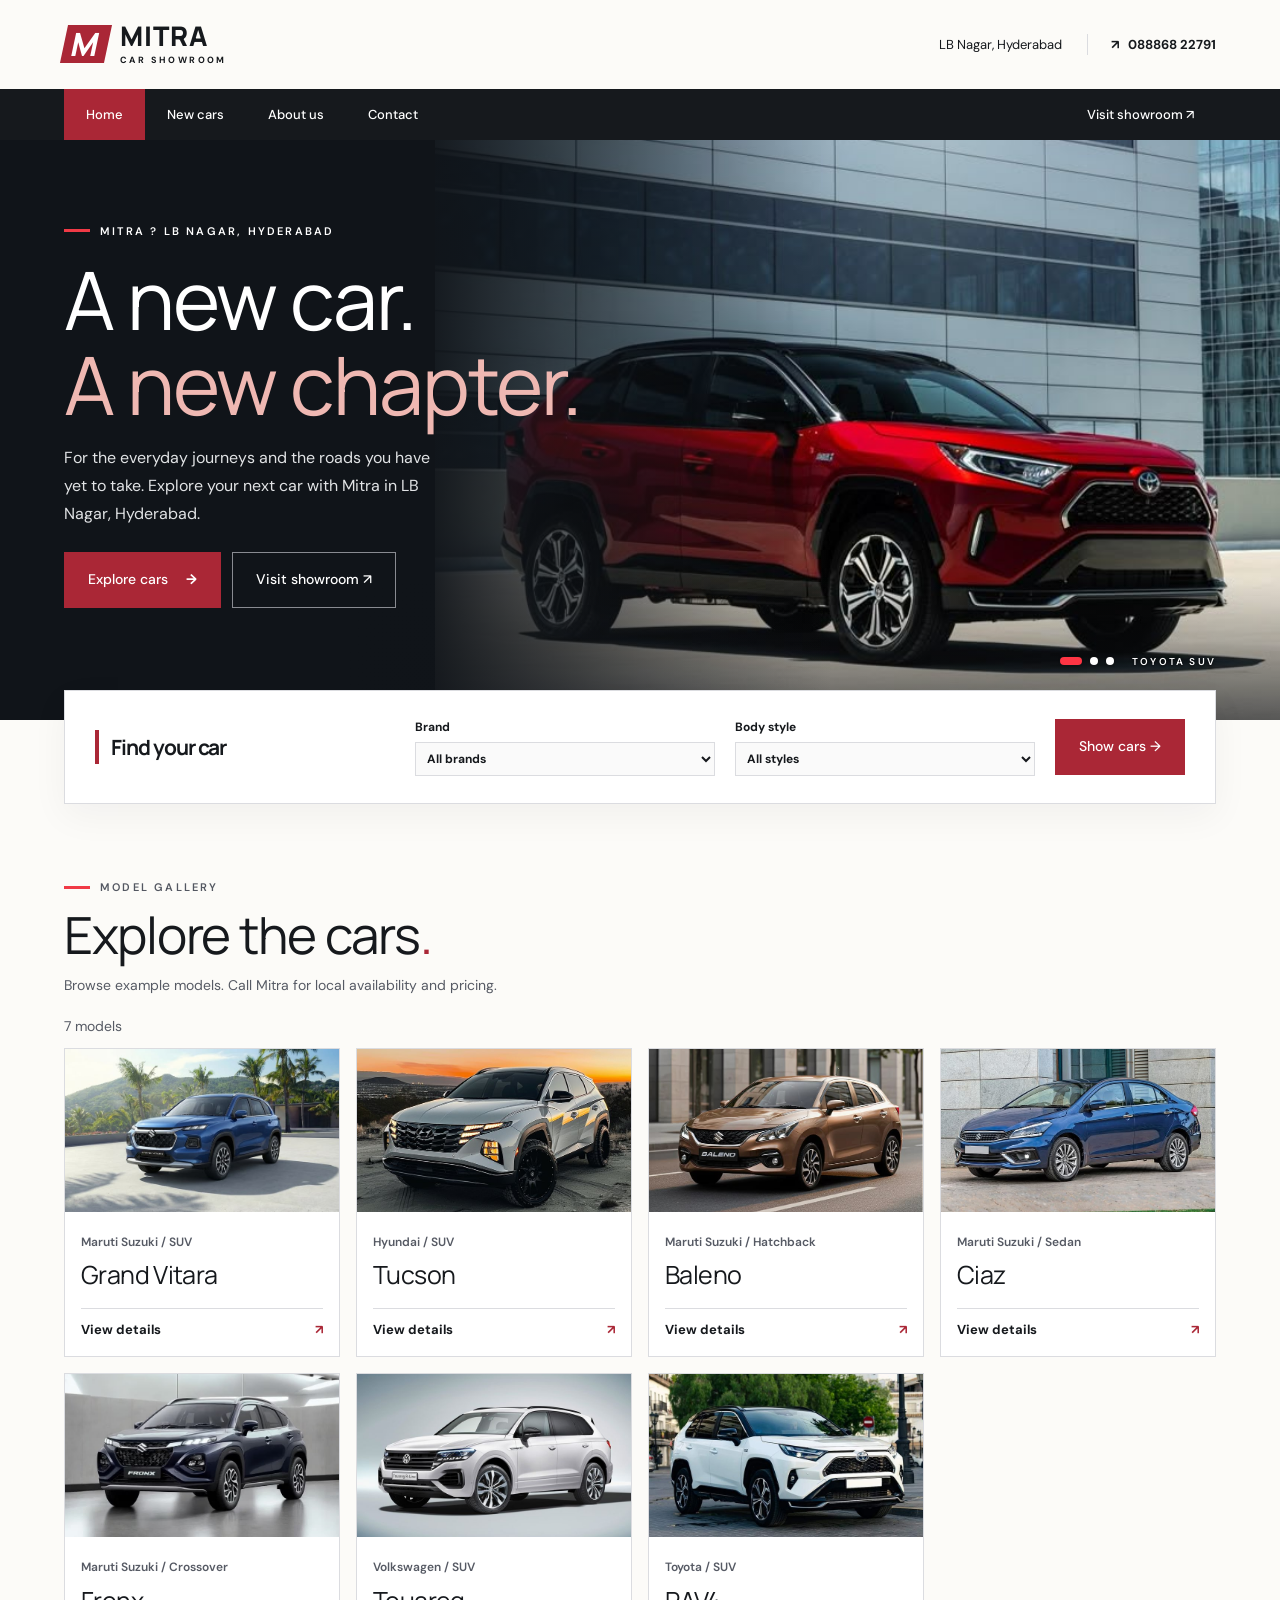
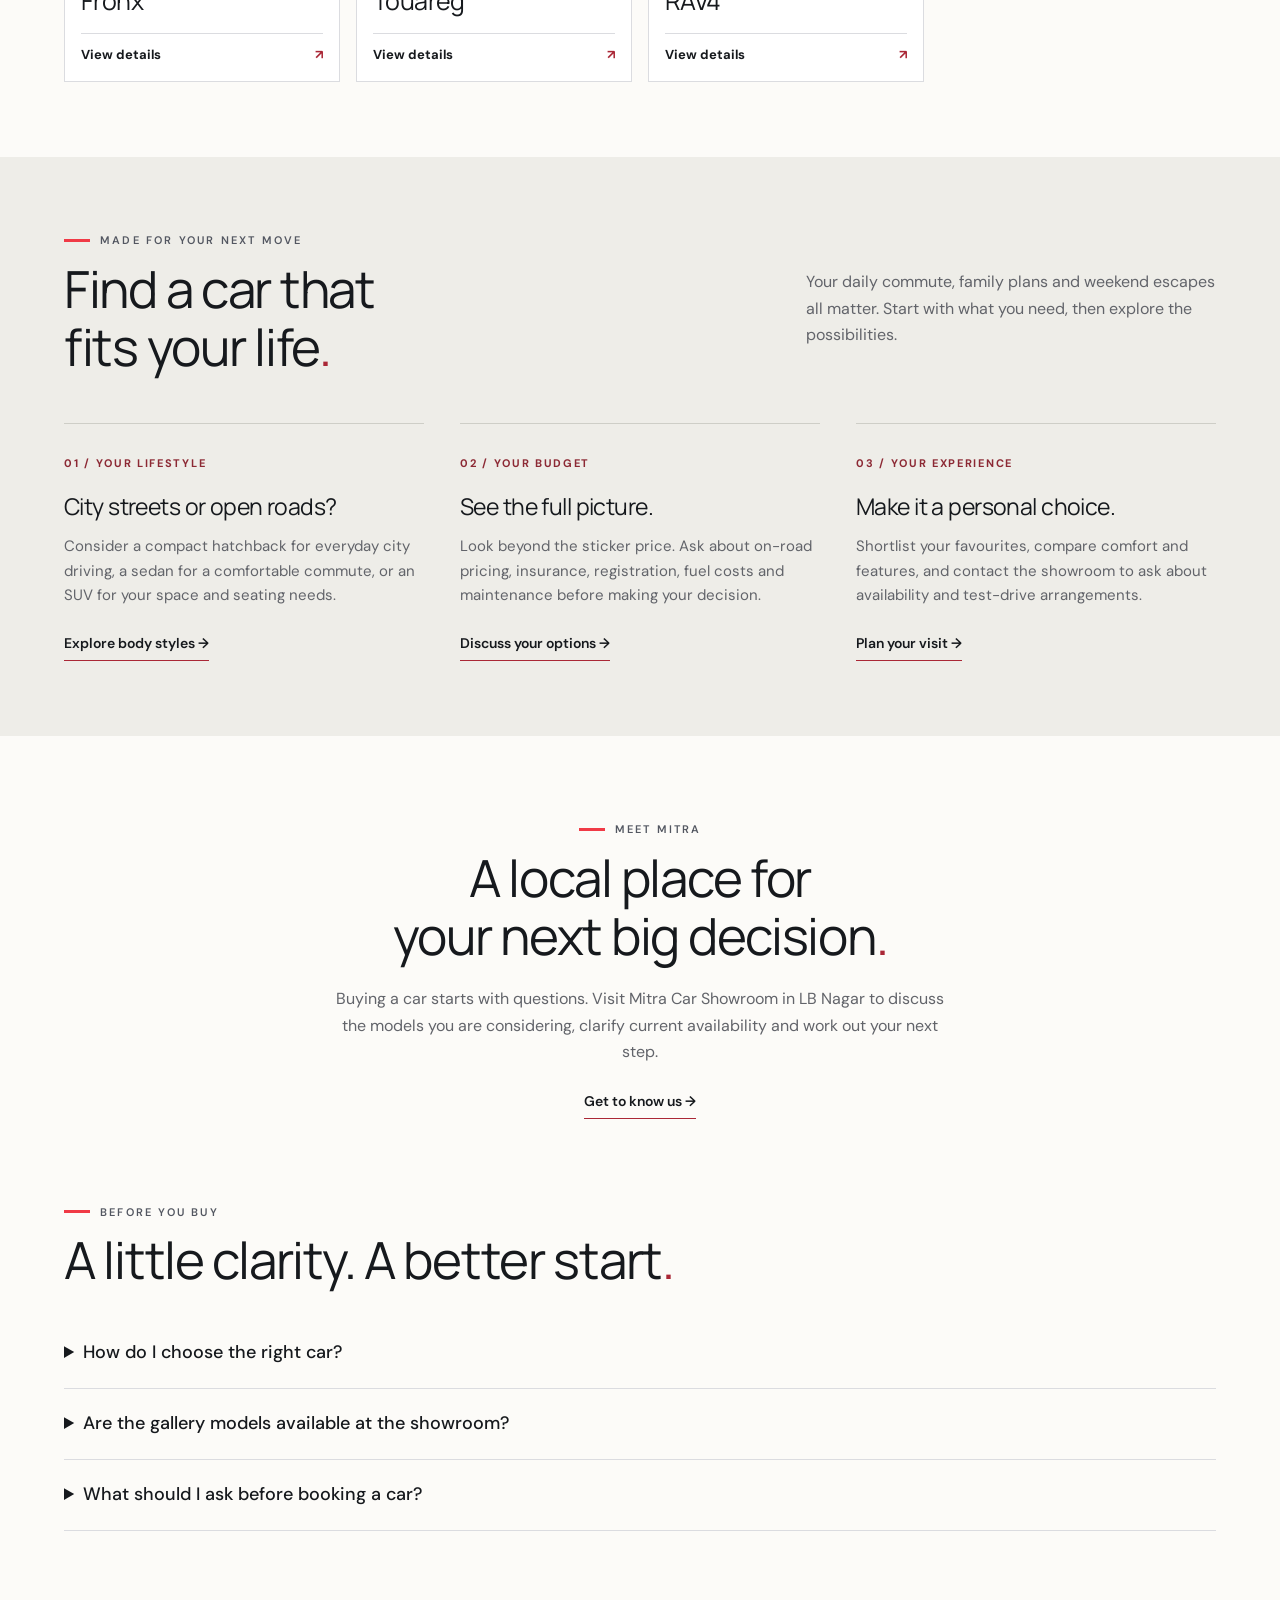
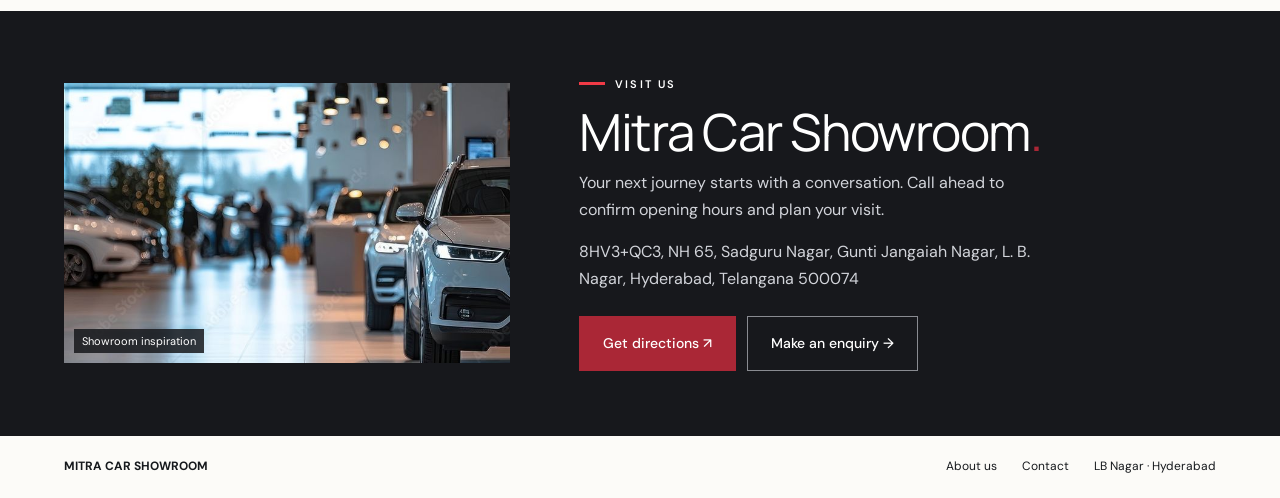
<file: index.html>
<!doctype html>
<html lang="en">
<head>
  <meta charset="utf-8"><meta name="viewport" content="width=device-width, initial-scale=1">
  <title>Mitra Car Showroom | New cars in LB Nagar</title>
  <meta name="description" content="Explore a visual new-car guide and plan your visit to Mitra Car Showroom in LB Nagar, Hyderabad.">
  <link rel="stylesheet" href="style.css"><script defer src="script.js"></script>
  <script defer src="animations.js"></script>
</head>
<body>
<header class="wrap"><a class="brand" href="index.html" aria-label="Mitra Car Showroom home"><span class="monogram" aria-hidden="true">M</span><span>MITRA<small>CAR SHOWROOM</small></span></a>
<div class="contact"><span>LB Nagar, Hyderabad</span><a href="tel:+918886822791">↗ &nbsp; 088868 22791</a></div></header>
<nav aria-label="Main navigation"><div class="wrap"><a href="index.html" aria-current="page">Home</a><a href="index.html#cars">New cars</a><a href="about.html">About us</a><a href="contact.html">Contact</a><a class="nav-visit" href="index.html#visit">Visit showroom &#8599;</a></div></nav>
<main>
<section id="home" class="hero">
<img id="hero-photo" class="hero-photo" src="assets/toyota-red.jpg" alt="Red Toyota SUV outside a modern building">
<div class="hero-overlay"></div><div class="hero-inner wrap"><div class="hero-copy">
<p class="kicker"><i></i> MITRA ? LB NAGAR, HYDERABAD</p>
<h1>A new car.<br><em>A new chapter.</em></h1>
<p class="intro">For the everyday journeys and the roads you have yet to take. Explore your next car with Mitra in LB Nagar, Hyderabad.</p>
<div class="hero-actions"><a class="button" href="#cars">Explore cars <b>→</b></a><a class="outline" href="#visit">Visit showroom ↗</a></div>
</div><div class="slide-bar"><div class="dots" role="group" aria-label="Featured photos"><button aria-label="Show Toyota photo" aria-pressed="true"></button><button aria-label="Show Hyundai photo" aria-pressed="false"></button><button aria-label="Show Volkswagen photo" aria-pressed="false"></button></div><span id="hero-caption" aria-live="polite">TOYOTA SUV</span></div></div>
</section>
<div class="wrap"><form id="finder" class="finder"><strong>Find your car</strong><label>Brand<select id="brand"><option>All brands</option></select></label><label>Body style<select id="type"><option>All styles</option></select></label><button class="button">Show cars →</button></form></div>
<section id="cars" class="range wrap"><p class="kicker dark"><i></i> MODEL GALLERY</p><h2>Explore the cars<span>.</span></h2>
<p class="subtitle">Browse example models. Call Mitra for local availability and pricing.</p>
<div class="results"><span id="count" aria-live="polite"></span><button id="reset" hidden>Clear filters ×</button></div><div class="grid" id="grid"></div><noscript>Enable JavaScript to browse the filterable car gallery, or call 088868 22791 for enquiries.</noscript></section>
<section class="buyer-section"><div class="wrap"><div class="section-heading"><div><p class="kicker dark"><i></i> MADE FOR YOUR NEXT MOVE</p><h2>Find a car that<br>fits your life<span>.</span></h2></div><p>Your daily commute, family plans and weekend escapes all matter. Start with what you need, then explore the possibilities.</p></div><div class="buyer-grid"><article><span class="step">01 / YOUR LIFESTYLE</span><h3>City streets or open roads?</h3><p>Consider a compact hatchback for everyday city driving, a sedan for a comfortable commute, or an SUV for your space and seating needs.</p><a href="#cars">Explore body styles &#8594;</a></article><article><span class="step">02 / YOUR BUDGET</span><h3>See the full picture.</h3><p>Look beyond the sticker price. Ask about on-road pricing, insurance, registration, fuel costs and maintenance before making your decision.</p><a href="contact.html">Discuss your options &#8594;</a></article><article><span class="step">03 / YOUR EXPERIENCE</span><h3>Make it a personal choice.</h3><p>Shortlist your favourites, compare comfort and features, and contact the showroom to ask about availability and test-drive arrangements.</p><a href="contact.html">Plan your visit &#8594;</a></article></div></div></section>
<section class="about-preview wrap"><p class="kicker dark"><i></i> MEET MITRA</p><h2>A local place for<br>your next big decision<span>.</span></h2><p>Buying a car starts with questions. Visit Mitra Car Showroom in LB Nagar to discuss the models you are considering, clarify current availability and work out your next step.</p><a class="text-link" href="about.html">Get to know us &#8594;</a></section>
<section class="faq wrap"><p class="kicker dark"><i></i> BEFORE YOU BUY</p><h2>A little clarity. A better start<span>.</span></h2><details><summary>How do I choose the right car?</summary><p>Start with your budget, usual passenger count, parking space and driving habits. Use the brand and body-style filters above to create a shortlist, then compare the features that matter most to you.</p></details><details><summary>Are the gallery models available at the showroom?</summary><p>The gallery is an illustrative model guide, not a live inventory. Call Mitra to confirm local availability, variants, current prices and expected delivery timelines.</p></details><details><summary>What should I ask before booking a car?</summary><p>Request a detailed on-road quote, confirm the exact variant and included features, and ask about insurance, warranty, booking terms and delivery timing. Discuss any finance or exchange requirements directly with the team.</p></details></section>
<section class="visit" id="visit"><div class="wrap visit-grid"><figure><img src="assets/interior.jpg" alt="Illustrative car showroom interior" loading="lazy"><figcaption>Showroom inspiration</figcaption></figure><div><p class="kicker"><i></i> VISIT US</p><h2>Mitra Car Showroom<span>.</span></h2><p class="visit-intro">Your next journey starts with a conversation. Call ahead to confirm opening hours and plan your visit.</p><address>8HV3+QC3, NH 65, Sadguru Nagar, Gunti Jangaiah Nagar, L. B. Nagar, Hyderabad, Telangana 500074</address><div class="hero-actions"><a class="button" target="_blank" rel="noopener" href="https://www.google.com/maps/dir/?api=1&amp;destination=Mitra+Car+Showroom%2C+8HV3%2BQC3%2C+LB+Nagar%2C+Hyderabad">Get directions ↗</a><a class="outline" href="contact.html#enquiry">Make an enquiry &#8594;</a></div></div></div></section>
</main><footer class="wrap"><a href="index.html"><strong>MITRA CAR SHOWROOM</strong></a><div class="footer-links"><a href="about.html">About us</a><a href="contact.html">Contact</a><span>LB Nagar &middot; Hyderabad</span></div></footer>
<dialog aria-labelledby="model-title"><button id="close" aria-label="Close model details">×</button><img id="model-photo" alt=""><div class="dialog-copy"><p id="model-brand" class="kicker dark"></p><h2 id="model-title"></h2><p id="model-info"></p><a class="button" href="tel:+918886822791">Call Mitra ↗</a></div></dialog>
</body></html>
</file>
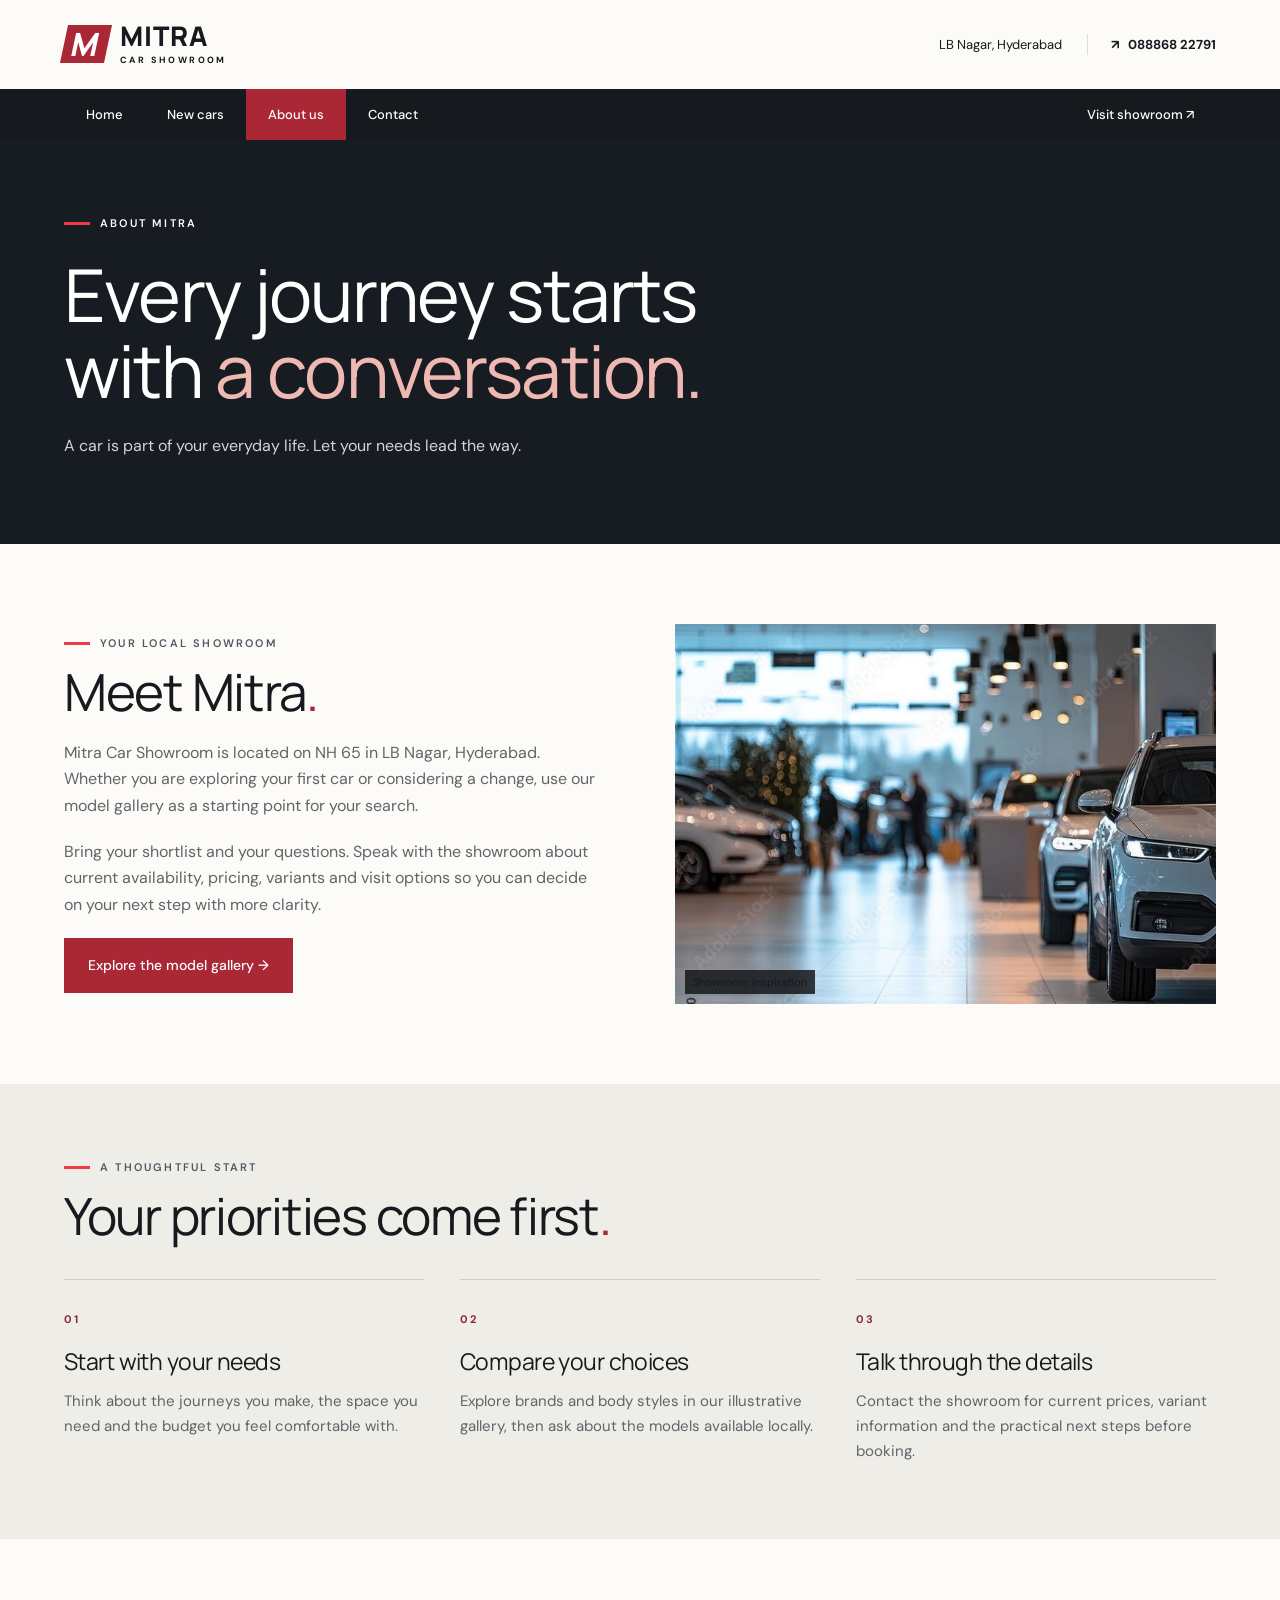
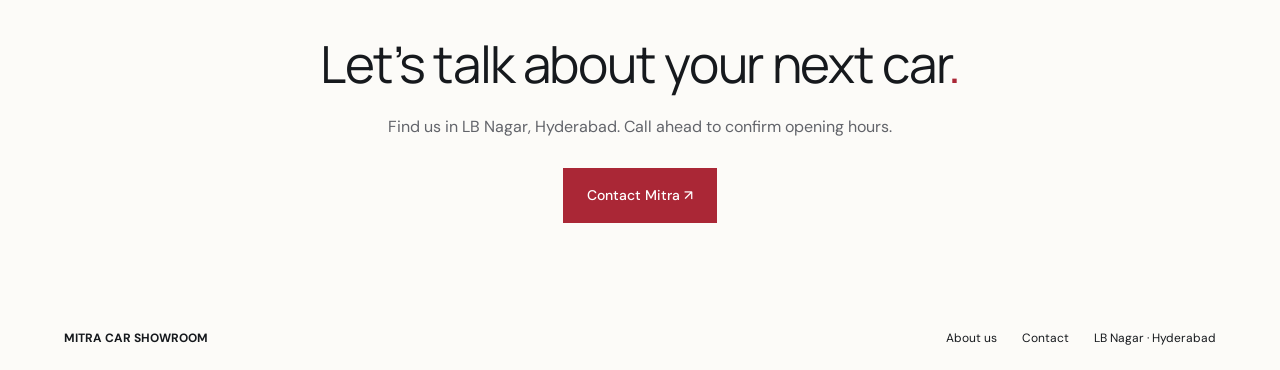
<file: about.html>
<!doctype html>
<html lang="en">
<head>
  <meta charset="utf-8"><meta name="viewport" content="width=device-width, initial-scale=1">
  <title>About us | Mitra Car Showroom</title>
  <meta name="description" content="Get to know Mitra Car Showroom in LB Nagar, Hyderabad.">
  <link rel="stylesheet" href="style.css">
  <script defer src="animations.js"></script>
</head>
<body>
<header class="wrap"><a class="brand" href="index.html" aria-label="Mitra Car Showroom home"><span class="monogram" aria-hidden="true">M</span><span>MITRA<small>CAR SHOWROOM</small></span></a>
<div class="contact"><span>LB Nagar, Hyderabad</span><a href="tel:+918886822791">↗ &nbsp; 088868 22791</a></div></header>
<nav aria-label="Main navigation"><div class="wrap"><a href="index.html">Home</a><a href="index.html#cars">New cars</a><a href="about.html" aria-current="page">About us</a><a href="contact.html">Contact</a><a class="nav-visit" href="index.html#visit">Visit showroom &#8599;</a></div></nav>
<main><section class="page-hero"><div class="wrap"><p class="kicker"><i></i> ABOUT MITRA</p><h1>Every journey starts<br>with <em>a conversation.</em></h1><p>A car is part of your everyday life. Let your needs lead the way.</p></div></section><section class="story wrap"><div><p class="kicker dark"><i></i> YOUR LOCAL SHOWROOM</p><h2>Meet Mitra<span>.</span></h2><p>Mitra Car Showroom is located on NH 65 in LB Nagar, Hyderabad. Whether you are exploring your first car or considering a change, use our model gallery as a starting point for your search.</p><p>Bring your shortlist and your questions. Speak with the showroom about current availability, pricing, variants and visit options so you can decide on your next step with more clarity.</p><a class="button" href="index.html#cars">Explore the model gallery &#8594;</a></div><figure><img src="assets/interior.jpg" alt="Illustrative modern car showroom interior"><figcaption>Showroom inspiration</figcaption></figure></section><section class="buyer-section"><div class="wrap"><p class="kicker dark"><i></i> A THOUGHTFUL START</p><h2>Your priorities come first<span>.</span></h2><div class="buyer-grid"><article><span class="step">01</span><h3>Start with your needs</h3><p>Think about the journeys you make, the space you need and the budget you feel comfortable with.</p></article><article><span class="step">02</span><h3>Compare your choices</h3><p>Explore brands and body styles in our illustrative gallery, then ask about the models available locally.</p></article><article><span class="step">03</span><h3>Talk through the details</h3><p>Contact the showroom for current prices, variant information and the practical next steps before booking.</p></article></div></div></section><section class="about-preview wrap"><h2>Let&#8217;s talk about your next car<span>.</span></h2><p>Find us in LB Nagar, Hyderabad. Call ahead to confirm opening hours.</p><a class="button" href="contact.html">Contact Mitra &#8599;</a></section></main><footer class="wrap"><a href="index.html"><strong>MITRA CAR SHOWROOM</strong></a><div class="footer-links"><a href="about.html">About us</a><a href="contact.html">Contact</a><span>LB Nagar &middot; Hyderabad</span></div></footer></body></html>
</file>
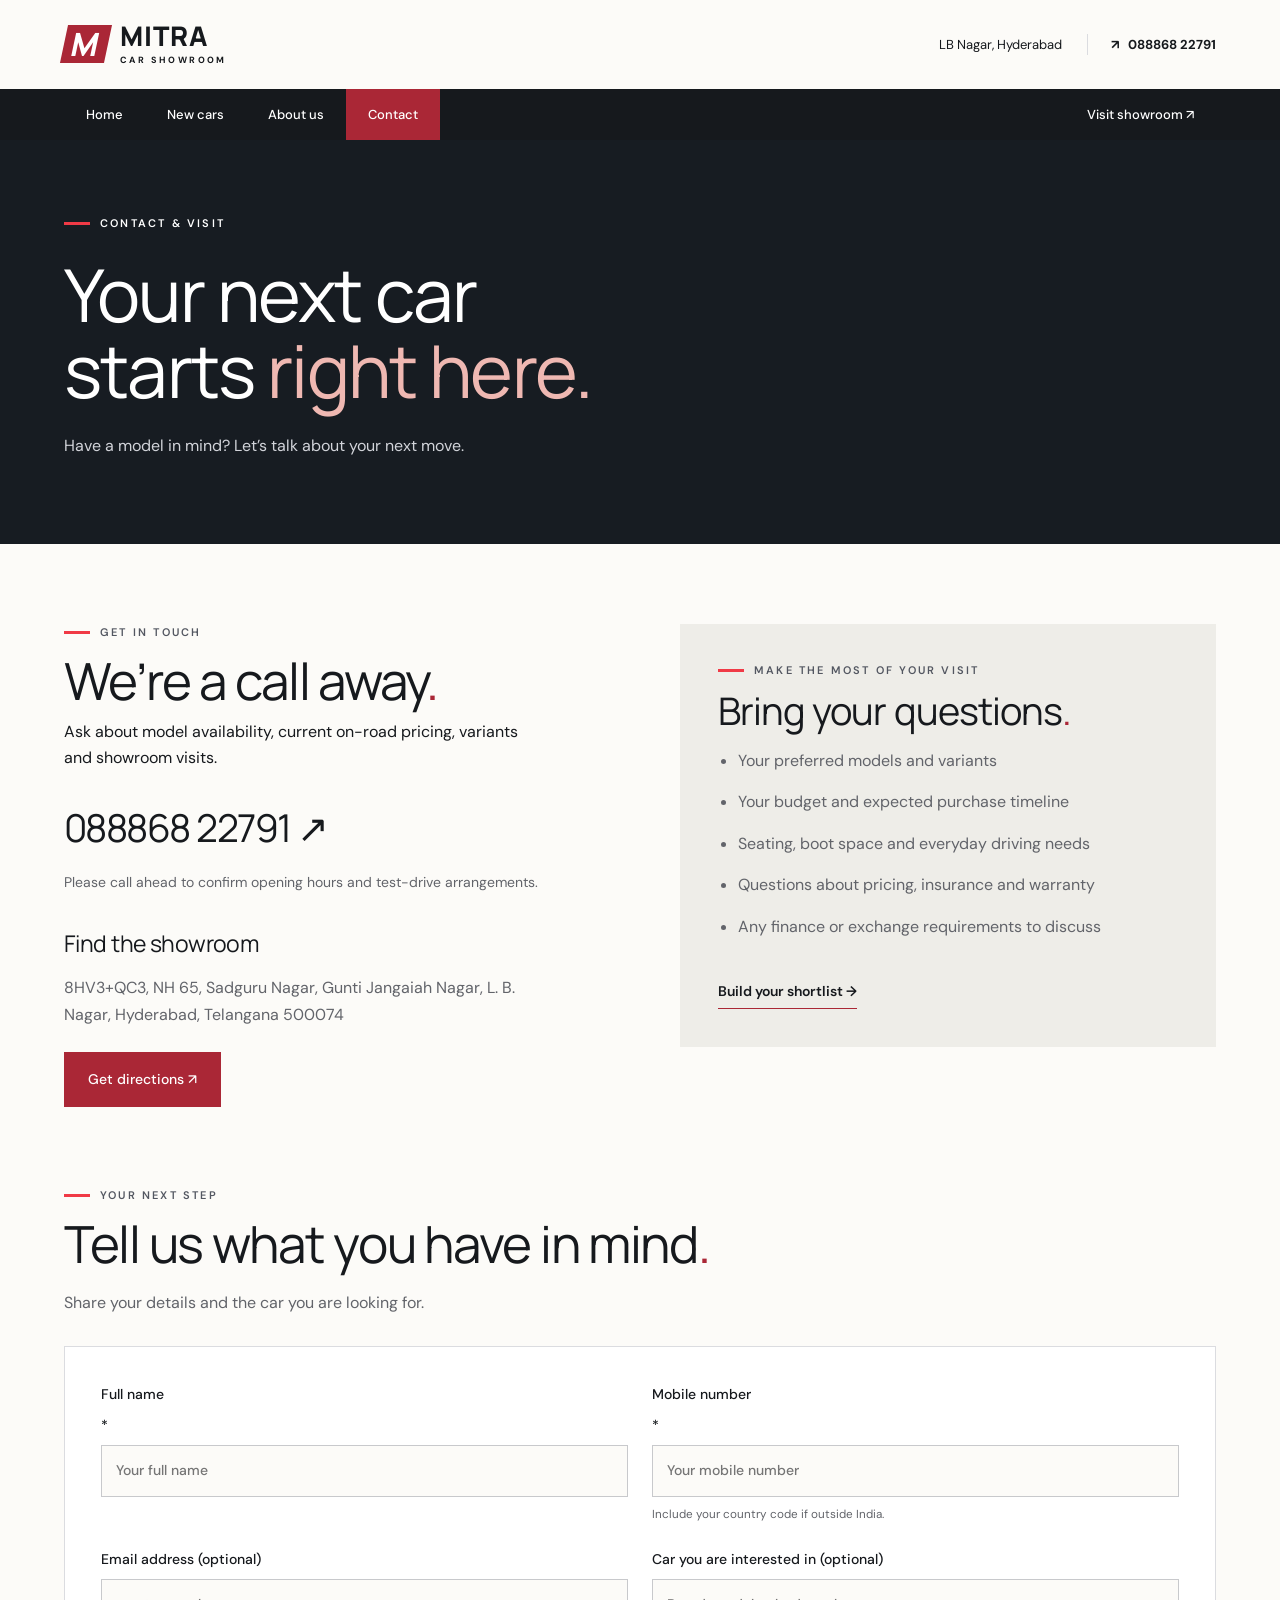
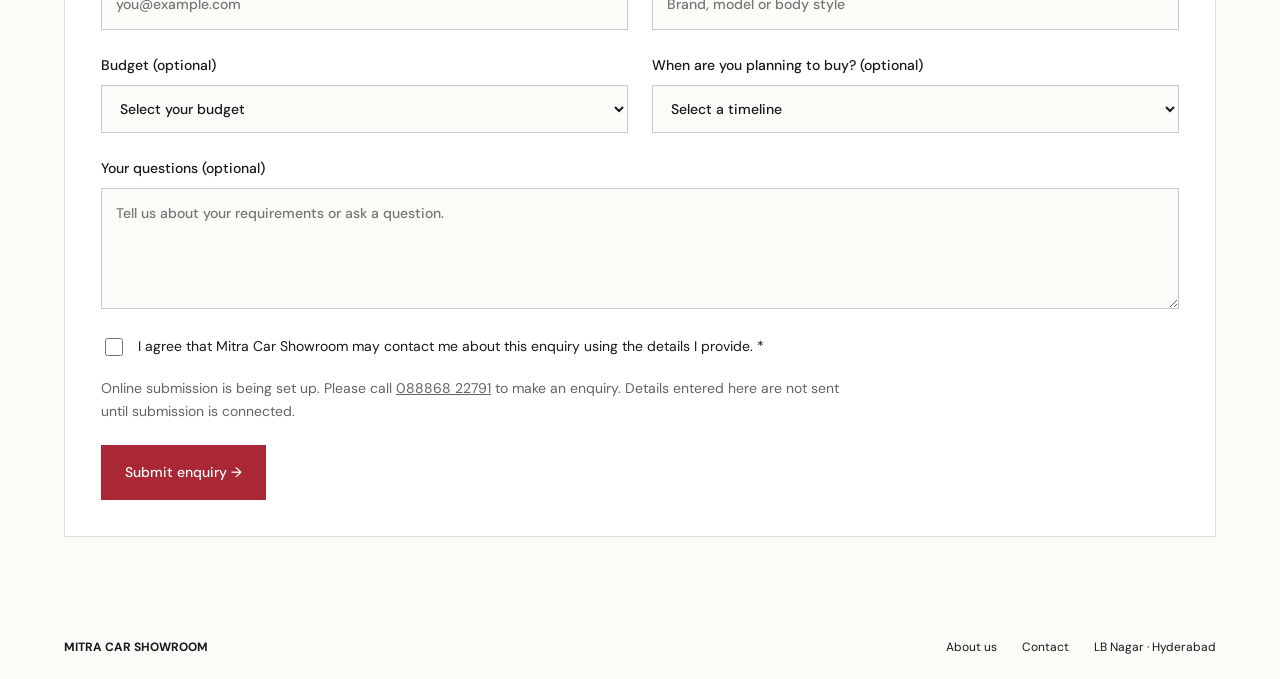
<file: contact.html>
<!doctype html>
<html lang="en">
<head>
  <meta charset="utf-8"><meta name="viewport" content="width=device-width, initial-scale=1">
  <title>Contact | Mitra Car Showroom</title>
  <meta name="description" content="Call or plan a visit to Mitra Car Showroom in LB Nagar, Hyderabad.">
  <link rel="stylesheet" href="style.css">
  <script defer src="enquiry.js"></script>
  <script defer src="animations.js"></script>
</head>
<body>
<header class="wrap"><a class="brand" href="index.html" aria-label="Mitra Car Showroom home"><span class="monogram" aria-hidden="true">M</span><span>MITRA<small>CAR SHOWROOM</small></span></a>
<div class="contact"><span>LB Nagar, Hyderabad</span><a href="tel:+918886822791">↗ &nbsp; 088868 22791</a></div></header>
<nav aria-label="Main navigation"><div class="wrap"><a href="index.html">Home</a><a href="index.html#cars">New cars</a><a href="about.html">About us</a><a href="contact.html" aria-current="page">Contact</a><a class="nav-visit" href="index.html#visit">Visit showroom &#8599;</a></div></nav>
<main><section class="page-hero"><div class="wrap"><p class="kicker"><i></i> CONTACT & VISIT</p><h1>Your next car<br>starts <em>right here.</em></h1><p>Have a model in mind? Let&#8217;s talk about your next move.</p></div></section><section class="contact-layout wrap"><div><p class="kicker dark"><i></i> GET IN TOUCH</p><h2>We&#8217;re a call away<span>.</span></h2><p>Ask about model availability, current on-road pricing, variants and showroom visits.</p><a class="contact-phone" href="tel:+918886822791">088868 22791 &#8599;</a><p class="muted">Please call ahead to confirm opening hours and test-drive arrangements.</p><h3>Find the showroom</h3><address>8HV3+QC3, NH 65, Sadguru Nagar, Gunti Jangaiah Nagar, L. B. Nagar, Hyderabad, Telangana 500074</address><a class="button" target="_blank" rel="noopener" href="https://www.google.com/maps/dir/?api=1&amp;destination=Mitra+Car+Showroom%2C+8HV3%2BQC3%2C+LB+Nagar%2C+Hyderabad">Get directions &#8599;</a></div><aside class="visit-checklist"><p class="kicker dark"><i></i> MAKE THE MOST OF YOUR VISIT</p><h2>Bring your questions<span>.</span></h2><ul><li>Your preferred models and variants</li><li>Your budget and expected purchase timeline</li><li>Seating, boot space and everyday driving needs</li><li>Questions about pricing, insurance and warranty</li><li>Any finance or exchange requirements to discuss</li></ul><a class="text-link" href="index.html#cars">Build your shortlist &#8594;</a></aside></section><section class="enquiry-section wrap" id="enquiry"><div class="enquiry-heading"><p class="kicker dark"><i></i> YOUR NEXT STEP</p><h2>Tell us what you have in mind<span>.</span></h2><p>Share your details and the car you are looking for.</p></div>
<form id="enquiry-form" class="enquiry-form" data-endpoint="" aria-describedby="form-notice">
<div class="form-fields"><label for="customer-name">Full name <span aria-hidden="true">*</span><input id="customer-name" name="name" autocomplete="name" maxlength="100" required placeholder="Your full name"></label>
<label for="customer-phone">Mobile number <span aria-hidden="true">*</span><input id="customer-phone" name="phone" type="tel" autocomplete="tel" inputmode="tel" minlength="10" maxlength="20" pattern="[+0-9() .-]{10,20}" required placeholder="Your mobile number"><small>Include your country code if outside India.</small></label>
<label for="customer-email">Email address (optional)<input id="customer-email" name="email" type="email" autocomplete="email" maxlength="254" placeholder="you@example.com"></label>
<label for="customer-car">Car you are interested in (optional)<input id="customer-car" name="car" maxlength="120" placeholder="Brand, model or body style"></label>
<label for="customer-budget">Budget (optional)<select id="customer-budget" name="budget"><option value="">Select your budget</option><option>Under Rs. 10 lakh</option><option>Rs. 10-15 lakh</option><option>Rs. 15-25 lakh</option><option>Above Rs. 25 lakh</option><option>Still deciding</option></select></label>
<label for="customer-timeline">When are you planning to buy? (optional)<select id="customer-timeline" name="timeline"><option value="">Select a timeline</option><option>Within a month</option><option>In 1-3 months</option><option>After 3 months</option><option>Just exploring</option></select></label>
<label class="full-width" for="customer-message">Your questions (optional)<textarea id="customer-message" name="message" rows="4" maxlength="2000" placeholder="Tell us about your requirements or ask a question."></textarea></label></div>
<label class="consent"><input type="checkbox" name="consent" value="yes" required><span>I agree that Mitra Car Showroom may contact me about this enquiry using the details I provide. *</span></label>
<p class="muted" id="form-notice">Online submission is being set up. Please call <a href="tel:+918886822791">088868 22791</a> to make an enquiry. Details entered here are not sent until submission is connected.</p>
<button class="button" type="submit">Submit enquiry &#8594;</button><p id="enquiry-status" role="status" aria-live="polite" tabindex="-1"></p>
<noscript><p>Please enable JavaScript to use this form, or call 088868 22791.</p></noscript></form></section></main><footer class="wrap"><a href="index.html"><strong>MITRA CAR SHOWROOM</strong></a><div class="footer-links"><a href="about.html">About us</a><a href="contact.html">Contact</a><span>LB Nagar &middot; Hyderabad</span></div></footer></body></html>
</file>
<file: style.css>
/* Premium typography and editorial layouts */
@import url('https://fonts.googleapis.com/css2?family=DM+Sans:wght@400;500;600;700&family=Manrope:wght@400;500;600;700;800&display=swap');
:root { --red:#ca1829; --ink:#151517; --line:#dbdce0; }
* { box-sizing:border-box; }
body { margin:0; color:var(--ink); font:16px/1.45 Arial,Helvetica,sans-serif; }
a { color:inherit; text-decoration:none; }
button,select { font:inherit; color:inherit; }
button { cursor:pointer; }
:focus-visible { outline:3px solid #2f95ff; outline-offset:3px; }
.wrap { width:min(1280px,90%); margin-inline:auto; }
header { display:flex; align-items:center; justify-content:space-between; padding-block:16px; }
.brand { display:flex; align-items:center; gap:12px; font-size:30px; font-weight:950; font-style:italic; line-height:.95; letter-spacing:-1.8px; }
.brand small { display:block; margin-top:5px; font:700 9px Arial; letter-spacing:2px; }
.monogram { display:grid; place-items:center; background:var(--red); color:white; width:44px; height:38px; font-size:32px; transform:skew(-12deg); }
.contact { display:flex; align-items:center; gap:25px; font-size:13px; }
.contact a { font-weight:700; border-left:1px solid var(--line); padding-left:23px; }
nav { background:var(--ink); color:white; }
nav .wrap { display:flex; }
nav a { padding:12px 20px; font-size:13px; font-weight:bold; }
nav a:first-child, nav a:hover { background:var(--red); }
.hero { position:relative; isolation:isolate; overflow:hidden; background:#101419; color:white; }
.hero-photo { position:absolute; right:0; width:66%; height:100%; object-fit:cover; object-position:center 59%; z-index:-2; }
.hero-overlay { position:absolute; inset:0; background:linear-gradient(90deg,#101419 27%,rgba(16,20,25,.95) 34%,rgba(16,20,25,.67) 44%,transparent 65%),linear-gradient(0deg,rgba(10,14,19,.65),transparent 25%); z-index:-1; }
.hero-inner { min-height:clamp(450px,36vw,545px); display:flex; align-items:center; position:relative; padding-block:46px 68px; }
.hero-copy { width:49%; }
.kicker { font:700 11px/1.5 Arial; letter-spacing:2px; display:flex; align-items:center; gap:10px; }
.kicker i { width:26px; height:3px; background:#f03a46; }
h1,h2,p,figure { margin:0; }
h1 { font-size:clamp(64px,6.9vw,106px); line-height:.94; letter-spacing:-.078em; margin:18px 0; }
h1 em { color:#ff4551; font-style:normal; }
.intro { max-width:315px; color:#e1e3e5; }
.hero-actions { display:flex; flex-wrap:wrap; gap:11px; margin-top:24px; }
.button,.outline { display:inline-flex; gap:18px; align-items:center; justify-content:center; background:var(--red); border:1px solid transparent; padding:13px 20px; color:white; font-size:14px; font-weight:700; }
.button:hover { background:#a7101f; }
.outline { background:transparent; border-color:#898b91; }
.outline:hover { border-color:white; }
.slide-bar { position:absolute; bottom:47px; right:0; display:flex; align-items:center; gap:14px; }
#hero-caption { font:700 10px Arial; letter-spacing:1.6px; text-shadow:0 1px 3px black; }
.dots { display:flex; }
.dots button { background:transparent; border:0; padding:8px 4px; }
.dots button::after { content:''; display:block; width:8px; height:8px; border-radius:50%; background:white; box-shadow:0 0 2px #111; }
.dots button[aria-pressed=true]::after { background:#ff3544; width:22px; border-radius:8px; }
.finder { position:relative; display:grid; grid-template-columns:1fr 1fr 1fr auto; align-items:center; gap:20px; padding:20px 25px; background:white; margin-top:-27px; border:1px solid var(--line); box-shadow:0 5px 20px #1619210f; }
.finder strong { font-size:21px; letter-spacing:-.05em; border-left:4px solid var(--red); padding-left:12px; }
.finder label { display:grid; gap:4px; font-size:12px; font-weight:bold; }
select { width:100%; min-width:0; background:#fafafa; border:1px solid var(--line); padding:7px; }
.range { padding-block:48px; }
.dark { color:#535761; }
h2 { font-size:clamp(36px,4vw,58px); line-height:1.05; letter-spacing:-.065em; margin:10px 0; }
h2 span { color:var(--red); }
.subtitle,.results { color:#565a64; font-size:14px; }
.results { display:flex; gap:12px; align-items:center; margin:18px 0 10px; }
#reset { border:0; background:#f1f1f2; padding:4px 9px; font-size:13px; }
.grid { display:grid; grid-template-columns:repeat(4,minmax(0,1fr)); gap:16px; }
.card { display:block; padding:0; text-align:left; background:white; border:1px solid var(--line); }
.card:hover { border-color:var(--red); }
.card img { display:block; width:100%; aspect-ratio:1.68; object-fit:cover; object-position:center 62%; }
.card-body { display:block; padding:16px; }
.card-body small { color:#565a64; font-weight:600; font-size:12px; }
.card-body strong { display:block; font-size:25px; letter-spacing:-.05em; }
.card-link { margin-top:12px; border-top:1px solid var(--line); padding-top:10px; display:flex; justify-content:space-between; font-size:13px; font-weight:bold; }
.card-link b { color:var(--red); }
.facts { display:grid; grid-template-columns:repeat(3,1fr); background:#f5f5f6; margin-bottom:44px; padding:20px; }
.facts div { display:flex; align-items:center; justify-content:center; gap:15px; border-right:1px solid var(--line); }
.facts div:last-child { border:0; }
.facts b { color:var(--red); font-size:28px; }
.facts strong,.facts small { display:block; }
.visit { padding-block:40px; color:white; background:#17181c; }
.visit-grid { display:grid; grid-template-columns:.7fr 1fr; gap:6%; align-items:center; }
figure { position:relative; }
figure img { width:100%; height:280px; object-fit:cover; display:block; }
figcaption { position:absolute; bottom:10px; left:10px; background:#17181cd9; padding:3px 8px; font-size:11px; }
address { font-style:normal; max-width:480px; color:#d2d4da; margin-top:16px; }
footer { display:flex; justify-content:space-between; padding-block:21px; font-size:12px; }
dialog { position:fixed; padding:0; border:0; width:min(92vw,470px); max-height:90vh; }
dialog::backdrop { background:#121319bd; }
#model-photo { width:100%; max-height:280px; object-fit:cover; object-position:center 62%; }
#close { position:absolute; right:10px; top:10px; width:40px; height:40px; font-size:23px; background:white; border:0; }
.dialog-copy { padding:25px; }
.dialog-copy .button { margin-top:16px; }
@media(max-width:850px) {
 .grid { grid-template-columns:repeat(2,minmax(0,1fr)); }
 .finder { gap:12px; padding:15px; }
 .finder strong { font-size:17px; }
}
@media(max-width:620px) {
 .wrap { width:92%; }
 .contact span { display:none; }
 .contact a { border:0; padding:0; }
 nav a { padding:10px 13px; }
 .hero-inner { align-items:flex-start; min-height:530px; padding-top:26px; }
 .hero-copy { width:100%; }
 h1 { font-size:60px; margin:10px 0; }
 .hero-photo { top:205px; height:325px; width:100%; object-position:center 60%; }
 .hero-overlay { background:linear-gradient(180deg,#101419 37%,transparent 54%,transparent 82%,#1118209c); }
 .intro { font-size:14px; }
 .hero-actions { margin-top:13px; }
 .button,.outline { font-size:13px; padding:10px 13px; }
 .slide-bar { bottom:32px; }
 .finder { grid-template-columns:1fr 1fr; gap:10px; margin-top:-15px; }
 .finder strong { grid-column:1 / -1; }
 .finder button { grid-column:1 / -1; }
 .range { padding-block:32px; }
 .grid { gap:10px; }
 .card-body { padding:11px; }
 .card-body strong { font-size:21px; }
 .facts { padding:14px 4px; }
 .facts div { display:grid; gap:0; text-align:center; }
 .facts small { font-size:11px; }
 .visit-grid { grid-template-columns:1fr; gap:20px; }
 figure img { height:180px; }
}

:root { --red:#aa2736; --ink:#16191d; }
html { scroll-behavior:smooth; scroll-padding-top:24px; }
body { font-family:'DM Sans',sans-serif; background:#fcfbf8; line-height:1.65; }
h1,h2,h3,.brand,.finder strong,.card-body strong { font-family:'Manrope',sans-serif; }
h1 { font-weight:500; letter-spacing:-.065em; line-height:1.05; font-size:clamp(58px,6.3vw,91px); }
h2 { font-weight:500; letter-spacing:-.055em; line-height:1.14; }
h3 { margin:16px 0 12px; font-size:23px; font-weight:600; letter-spacing:-.035em; line-height:1.3; }
h1 em { color:#efb8b2; }
.brand { font-weight:800; font-style:normal; letter-spacing:1px; font-size:27px; }
.brand small { font-family:'DM Sans',sans-serif; font-size:9px; letter-spacing:2.4px; }
header { padding-block:23px; }
.kicker,#hero-caption { font-family:'DM Sans',sans-serif; font-weight:600; letter-spacing:2.2px; }
nav a { font-weight:500; padding:15px 22px; }
nav a:first-child { background:transparent; }
nav a[aria-current=page],nav a:hover { background:var(--red); }
nav .nav-visit { margin-left:auto; }
.hero-inner { min-height:580px; padding-block:65px 95px; }
.hero-copy { width:53%; }
.intro { max-width:370px; line-height:1.75; font-size:16px; }
.button,.outline { padding:15px 23px; font-weight:500; transition:background .2s,border-color .2s; }
.finder { padding:27px 30px; margin-top:-30px; box-shadow:0 12px 35px #1619210c; }
.range { padding-block:75px; }
.card { transition:transform .2s,border-color .2s; }
.card:hover { transform:translateY(-4px); }
.card-body strong { font-weight:600; letter-spacing:-.035em; }
.buyer-section { background:#eeede8; padding:75px 0; }
.section-heading { display:flex; justify-content:space-between; gap:50px; align-items:center; margin-bottom:38px; }
.section-heading>p { max-width:410px; color:#62646a; }
.buyer-grid { display:grid; grid-template-columns:repeat(3,1fr); gap:36px; margin-top:35px; }
.buyer-grid article { border-top:1px solid #cecec7; padding-top:25px; }
.step { font-size:11px; letter-spacing:1.7px; color:#8c2934; font-weight:700; }
.buyer-grid p { color:#62646a; font-size:15px; }
.buyer-grid a,.text-link { display:inline-block; margin-top:24px; font-size:14px; font-weight:600; border-bottom:1px solid #aa2736; padding-bottom:5px; }
.about-preview { padding-block:85px; max-width:850px; text-align:center; }
.about-preview .kicker { justify-content:center; }
.about-preview>p:not(.kicker) { max-width:630px; margin:22px auto 0; color:#62646a; }
.about-preview .button { margin-top:28px; }
.faq { padding-bottom:80px; }
.faq h2 { margin-bottom:30px; }
details { border-bottom:1px solid var(--line); padding:20px 0; }
summary { font-size:18px; cursor:pointer; font-weight:500; }
details p { max-width:850px; padding-top:16px; color:#62646a; }
.visit { padding-block:65px; }
.visit-intro { color:#d2d4da; max-width:480px; }
.footer-links { display:flex; gap:25px; }
.page-hero { background:#171c22; color:white; padding:75px 0 85px; }
.page-hero h1 { font-size:clamp(46px,5.7vw,80px); margin-block:24px; }
.page-hero p:last-child { color:#d2d4da; }
.story { display:grid; grid-template-columns:1fr 1fr; align-items:center; gap:70px; padding-block:80px; }
.story p:not(.kicker) { margin:20px 0; color:#62646a; }
.story img { height:380px; }
.contact-layout { display:grid; grid-template-columns:1fr 1fr; gap:80px; padding-block:80px; }
.contact-layout p { max-width:480px; }
.contact-phone { display:block; font-family:'Manrope',sans-serif; font-size:clamp(25px,3vw,39px); margin:24px 0 12px; letter-spacing:-.04em; }
.muted { color:#62646a; font-size:14px; }
.contact-layout h3 { margin-top:35px; }
.contact-layout address { color:#62646a; margin-bottom:24px; }
.visit-checklist { padding:38px; background:#eeede8; align-self:start; }
.visit-checklist h2 { font-size:38px; }
.visit-checklist ul { padding-left:20px; color:#62646a; }
.visit-checklist li { margin-block:15px; }
@media(max-width:850px) { .hero-copy { width:65%; } .section-heading { align-items:start; gap:24px; } .buyer-grid { gap:22px; } .story,.contact-layout { gap:35px; } }
@media(max-width:620px) {
 header { padding-block:18px; } .brand { font-size:23px; } .contact { font-size:12px; }
 nav .wrap { flex-wrap:wrap; width:100%; } nav a { padding:12px 13px; font-size:12px; } nav .nav-visit { display:none; }
 .hero-inner { min-height:650px; padding-top:35px; } .hero-copy { width:100%; }
 h1 { font-size:57px; } .hero-photo { top:300px; height:350px; }
 .hero-overlay { background:linear-gradient(180deg,#101419 40%,#101419aa 54%,transparent 73%,#10141988); }
 .intro { max-width:340px; font-size:14px; } .hero-actions { margin-top:22px; }
 .finder { padding:20px; } .range { padding-block:50px; }
 .section-heading { display:block; } .section-heading>p { margin-top:20px; }
 .buyer-grid,.story,.contact-layout { grid-template-columns:1fr; gap:30px; }
 .buyer-section { padding-block:50px; } .about-preview { padding-block:55px; } .faq { padding-bottom:50px; }
 .story,.contact-layout { padding-block:50px; } .story img { height:260px; }
 .visit-checklist { padding:25px; } footer { gap:20px; flex-direction:column; } .footer-links { flex-wrap:wrap; gap:16px; }
 .page-hero { padding-block:50px; } .page-hero h1 { font-size:46px; }
}
@media(prefers-reduced-motion:reduce) { html { scroll-behavior:auto; } *,*::before,*::after { transition:none!important; } }

/* Customer enquiry form */
.enquiry-section { padding-bottom:80px; }
.enquiry-heading { max-width:680px; margin-bottom:30px; }
.enquiry-heading>p:last-child { color:#62646a; margin-top:18px; }
.enquiry-form { padding:36px; border:1px solid var(--line); background:white; }
.form-fields { display:grid; grid-template-columns:1fr 1fr; gap:24px; }
.form-fields label { display:flex; flex-direction:column; gap:8px; font-size:14px; font-weight:500; }
.form-fields input,.form-fields select,.form-fields textarea { width:100%; padding:13px 14px; border:1px solid #c8c9cc; border-radius:0; background:#fcfbf8; font:inherit; color:var(--ink); }
.form-fields textarea { resize:vertical; min-height:120px; }
.form-fields small { font-weight:400; color:#62646a; }
.full-width { grid-column:1 / -1; }
.consent { display:flex; gap:12px; align-items:start; margin:26px 0 18px; font-size:14px; max-width:750px; }
.consent input { flex:none; width:18px; height:18px; margin-top:3px; accent-color:var(--red); }
#form-notice { margin-bottom:22px; max-width:750px; }
#form-notice a { text-decoration:underline; }
#enquiry-status:not(:empty) { margin-top:20px; padding:15px; background:#eeede8; max-width:750px; }
.enquiry-form button:disabled { opacity:.65; cursor:wait; }
@media(max-width:620px) { .enquiry-section { padding-bottom:50px; } .enquiry-form { padding:22px; } .form-fields { grid-template-columns:1fr; gap:20px; } }

/* Nura headline face. Local installation is used when available.
   Add licensed webfont sources here when supplied. */
@font-face {
  font-family:'Nura';
  src:local('Nura Regular'),local('Nura-Regular'),local('Nura');
  font-style:normal;
  font-weight:400;
  font-display:swap;
}
h1,h2,h3,.card-body strong {
  font-family:'Nura','Manrope',sans-serif;
  font-weight:400;
  font-synthesis:none;
  letter-spacing:-.025em;
}

/* Quiet motion and a brief first-visit welcome */
.welcome-entrance { position:fixed; inset:0; z-index:100; display:grid; place-items:center; background:#14181df7; color:#fff; pointer-events:none; animation:welcome-failsafe 1.8s forwards; }
.welcome-content { text-align:center; padding:30px; display:flex; align-items:center; flex-direction:column; }
.welcome-mark { display:grid; place-items:center; width:64px; height:64px; border:1px solid #bd727a; color:#efb8b2; font:400 40px 'Manrope',sans-serif; margin-bottom:26px; }
.welcome-eyebrow,.welcome-location { font-size:10px; letter-spacing:3px; color:#d5c8c9; }
.welcome-title { font:400 clamp(26px,5vw,48px)/1.3 'Nura','Manrope',sans-serif; margin-top:15px; letter-spacing:-.025em; }
.welcome-line { width:70px; height:1px; background:#cb6974; margin:26px 0; transform-origin:left; animation:welcome-line 1s ease both; }
.welcome-location { font-size:9px; letter-spacing:2px; }
@keyframes welcome-line { from { transform:scaleX(0); } to { transform:scaleX(1); } }
@keyframes welcome-failsafe { 0%,70% { visibility:visible; } 100% { visibility:hidden; } }
.button,.outline { transition:background .25s,border-color .25s,box-shadow .25s,transform .25s; }
.button:hover,.outline:hover { transform:translateY(-2px); box-shadow:0 6px 18px #00000012; }
.button:active,.outline:active { transform:translateY(0); }
nav a { transition:background .25s,color .25s; }
.card { overflow:hidden; transition:transform .3s,border-color .3s,box-shadow .3s; }
.card:hover { box-shadow:0 12px 28px #15191d0d; }
.card img { transition:transform .55s cubic-bezier(.22,1,.36,1); }
.card:hover img { transform:scale(1.035); }
.card:focus-visible { border-color:var(--red); }
.text-link,.buyer-grid a,.footer-links a { transition:color .2s; }
.text-link:hover,.buyer-grid a:hover,.footer-links a:hover { color:var(--red); }
.form-fields input,.form-fields textarea,.form-fields select { transition:border-color .2s,box-shadow .2s; }
.form-fields input:focus,.form-fields textarea:focus,.form-fields select:focus { border-color:var(--red); box-shadow:0 0 0 3px #aa273610; }
@media(prefers-reduced-motion:reduce) {
 .welcome-entrance { display:none; }
 *,*::before,*::after { animation:none!important; transition:none!important; }
 .card:hover,.card:hover img,.button:hover,.outline:hover { transform:none; }
}
</file>
